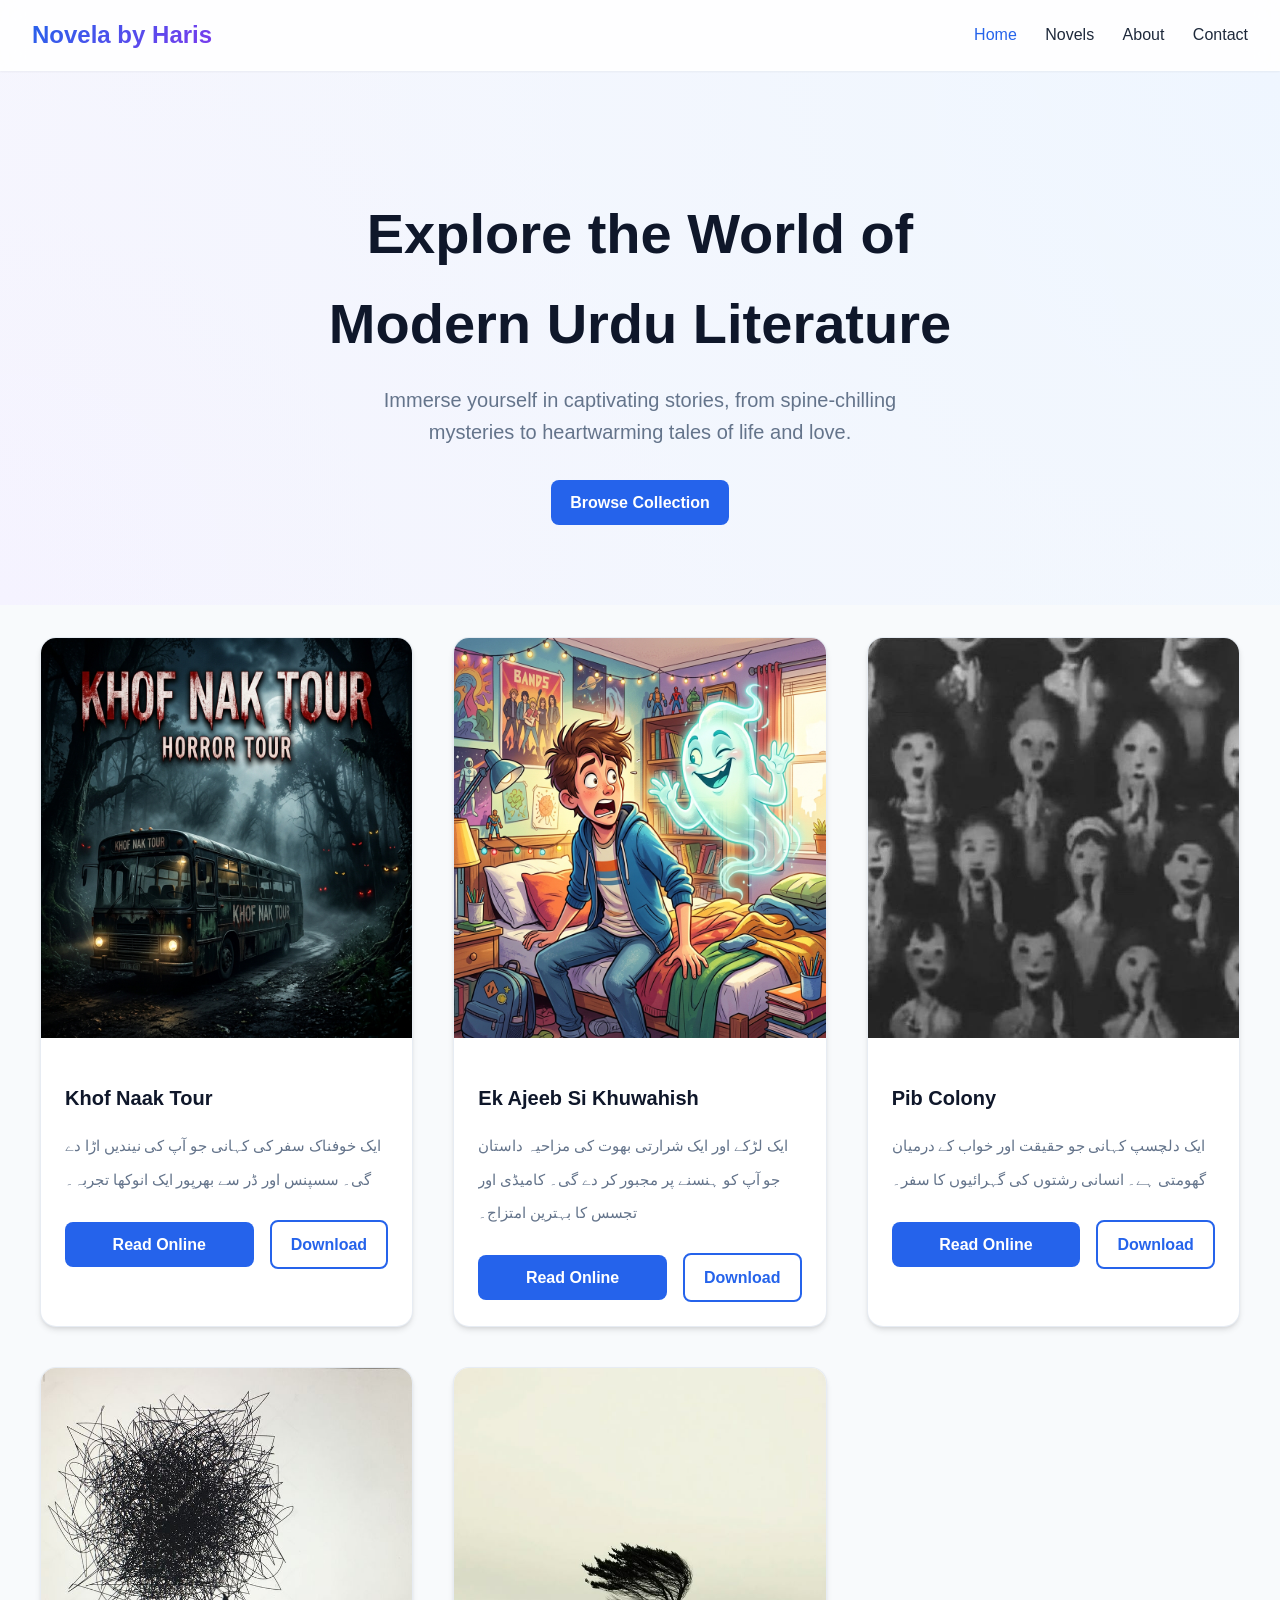
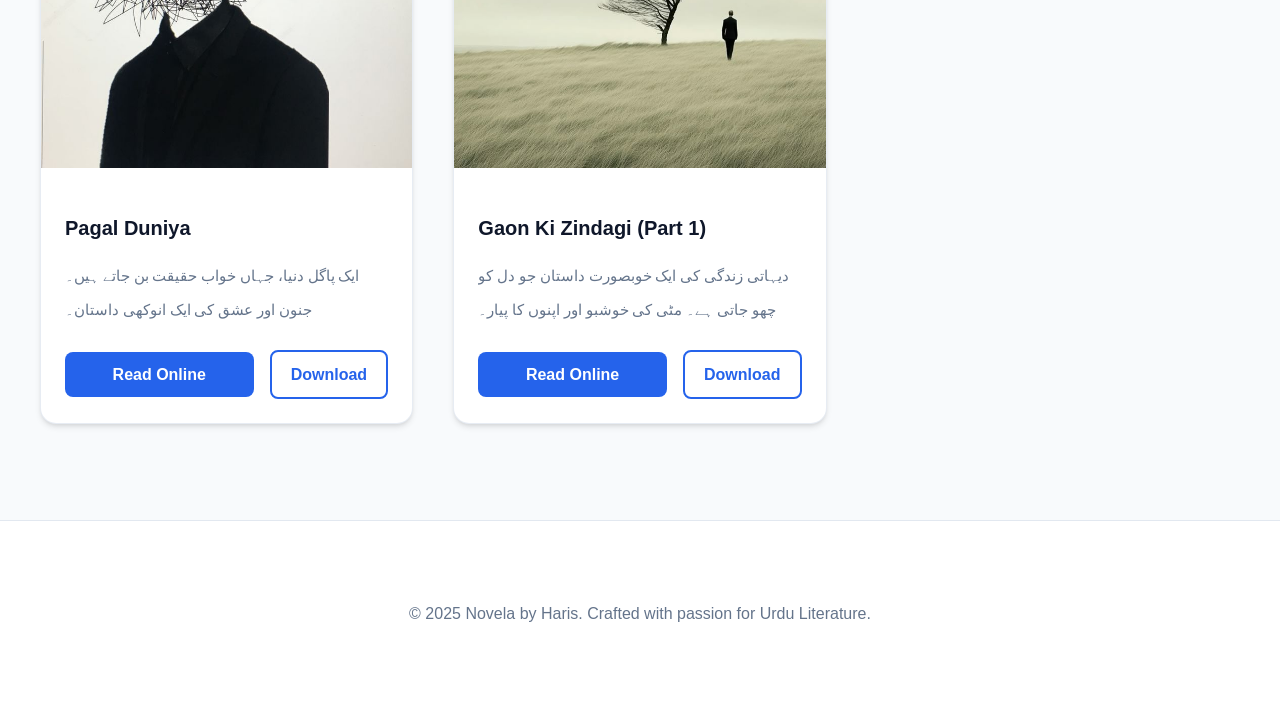
<file: index.html>
<!DOCTYPE html>
<html lang="en">
<head>
  <meta charset="UTF-8" />
  <meta name="viewport" content="width=device-width, initial-scale=1.0" />
  <title>Novela by Haris | Premium Urdu Novels</title>
  <link rel="stylesheet" href="globals.css">
</head>
<body>

  <!-- Navbar -->
  <nav class="navbar">
    <a href="index.html" class="nav-logo">Novela by Haris</a>
    <div class="nav-links">
      <a href="index.html" class="active">Home</a>
      <a href="novels.html">Novels</a>
      <a href="about.html">About</a>
      <a href="contact.html">Contact</a>
    </div>
  </nav>

  <!-- Hero -->
  <header class="hero">
    <h1>Explore the World of <br>Modern Urdu Literature</h1>
    <p>Immerse yourself in captivating stories, from spine-chilling mysteries to heartwarming tales of life and love.</p>
    <a href="novels.html" class="btn btn-primary" style="max-width: 200px; margin: 0 auto;">Browse Collection</a>
  </header>

  <!-- Featured Novels -->
  <section class="py-16">
    <div class="novel-grid">
      
      <!-- New Novel: Khof Naak Tour -->
      <div class="novel-card">
        <div class="card-image-wrapper">
          <img src="khof_naak_tour.png" alt="Khof Naak Tour">
        </div>
        <div class="card-content">
          <h3 class="card-title">Khof Naak Tour</h3>
          <p class="card-description urdu-text">ایک خوفناک سفر کی کہانی جو آپ کی نیندیں اڑا دے گی۔ سسپنس اور ڈر سے بھرپور ایک انوکھا تجربہ۔</p>
          <div class="card-actions">
            <a href="خوفناک ٹور.pdf" target="_blank" class="btn btn-primary">Read Online</a>
            <a href="خوفناک ٹور.pdf" download class="btn btn-outline">Download</a>
          </div>
        </div>
      </div>

      <!-- New Novel: Ek Ajeeb Si Khuwahish -->
      <div class="novel-card">
        <div class="card-image-wrapper">
          <img src="ek_ajeeb_si_khuwahish.png" alt="Ek Ajeeb Si Khuwahish">
        </div>
        <div class="card-content">
          <h3 class="card-title">Ek Ajeeb Si Khuwahish</h3>
          <p class="card-description urdu-text">ایک لڑکے اور ایک شرارتی بھوت کی مزاحیہ داستان جو آپ کو ہنسنے پر مجبور کر دے گی۔ کامیڈی اور تجسس کا بہترین امتزاج۔</p>
          <div class="card-actions">
            <a href="ایک عجیب خواہش.pdf" target="_blank" class="btn btn-primary">Read Online</a>
            <a href="ایک عجیب خواہش.pdf" download class="btn btn-outline">Download</a>
          </div>
        </div>
      </div>

      <!-- Existing Novel: Pib Colony -->
      <div class="novel-card">
        <div class="card-image-wrapper">
          <img src="pib colony.jpeg" alt="Pib Colony">
        </div>
        <div class="card-content">
          <h3 class="card-title">Pib Colony</h3>
          <p class="card-description urdu-text">ایک دلچسپ کہانی جو حقیقت اور خواب کے درمیان گھومتی ہے۔ انسانی رشتوں کی گہرائیوں کا سفر۔</p>
          <div class="card-actions">
            <a href="pib_colony.pdf" target="_blank" class="btn btn-primary">Read Online</a>
            <a href="pib_colony.pdf" download class="btn btn-outline">Download</a>
          </div>
        </div>
      </div>

      <!-- Existing Novel: Pagal Duniya -->
      <div class="novel-card">
        <div class="card-image-wrapper">
          <img src="pagal duniya.jpeg" alt="Pagal Duniya">
        </div>
        <div class="card-content">
          <h3 class="card-title">Pagal Duniya</h3>
          <p class="card-description urdu-text">ایک پاگل دنیا، جہاں خواب حقیقت بن جاتے ہیں۔ جنون اور عشق کی ایک انوکھی داستان۔</p>
          <div class="card-actions">
            <a href="pagal duniya.pdf" target="_blank" class="btn btn-primary">Read Online</a>
            <a href="pagal duniya.pdf" download class="btn btn-outline">Download</a>
          </div>
        </div>
      </div>

      <!-- Existing Novel: Gaon Ki Zindagi -->
      <div class="novel-card">
        <div class="card-image-wrapper">
          <img src="pahla hissa gaon ki zindagi.jpeg" alt="Gaon Ki Zindagi">
        </div>
        <div class="card-content">
          <h3 class="card-title">Gaon Ki Zindagi (Part 1)</h3>
          <p class="card-description urdu-text">دیہاتی زندگی کی ایک خوبصورت داستان جو دل کو چھو جاتی ہے۔ مٹی کی خوشبو اور اپنوں کا پیار۔</p>
          <div class="card-actions">
            <a href="pahla hissa gaon ki zindagi.pdf" target="_blank" class="btn btn-primary">Read Online</a>
            <a href="pahla hissa gaon ki zindagi.pdf" download class="btn btn-outline">Download</a>
          </div>
        </div>
      </div>

    </div>
  </section>

  <!-- Footer -->
  <footer>
    <p>&copy; 2025 Novela by Haris. Crafted with passion for Urdu Literature.</p>
  </footer>

</body>
</html>
</file>
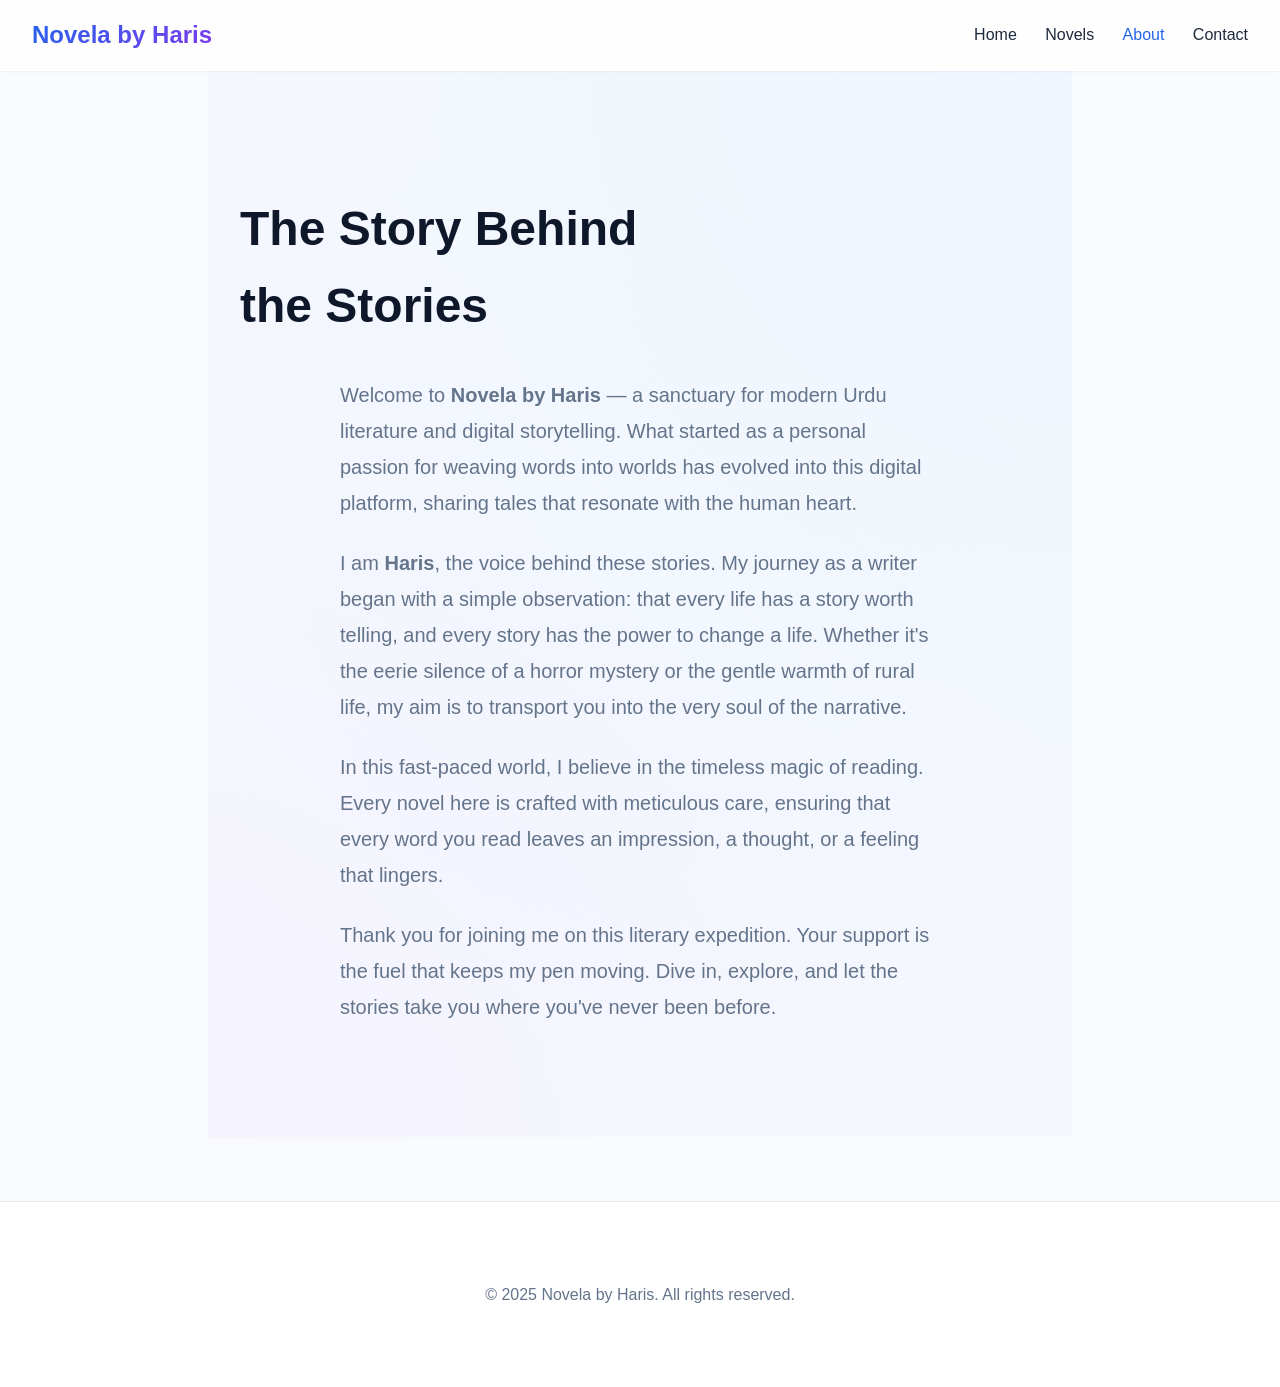
<file: about.html>
<!DOCTYPE html>
<html lang="en">
<head>
  <meta charset="UTF-8" />
  <meta name="viewport" content="width=device-width, initial-scale=1.0" />
  <title>About Us | Novela by Haris</title>
  <link rel="stylesheet" href="globals.css">
</head>
<body>

  <!-- Navbar -->
  <nav class="navbar">
    <a href="index.html" class="nav-logo">Novela by Haris</a>
    <div class="nav-links">
      <a href="index.html">Home</a>
      <a href="novels.html">Novels</a>
      <a href="about.html" class="active">About</a>
      <a href="contact.html">Contact</a>
    </div>
  </nav>

  <!-- About Content -->
  <section class="hero" style="padding: 5rem 2rem; max-width: 800px; margin: 0 auto; text-align: left;">
    <h1 style="font-size: 3rem; margin-bottom: 2rem;">The Story Behind <br>the Stories</h1>
    
    <div style="font-size: 1.15rem; color: var(--text-muted); line-height: 1.8;">
      <p style="margin-bottom: 1.5rem;">
        Welcome to <strong>Novela by Haris</strong> — a sanctuary for modern Urdu literature and digital storytelling. 
        What started as a personal passion for weaving words into worlds has evolved into this digital platform, 
        sharing tales that resonate with the human heart.
      </p>
      
      <p style="margin-bottom: 1.5rem;">
        I am <strong>Haris</strong>, the voice behind these stories. My journey as a writer began with a simple observation: 
        that every life has a story worth telling, and every story has the power to change a life. 
        Whether it's the eerie silence of a horror mystery or the gentle warmth of rural life, 
        my aim is to transport you into the very soul of the narrative.
      </p>

      <p style="margin-bottom: 1.5rem;">
        In this fast-paced world, I believe in the timeless magic of reading. 
        Every novel here is crafted with meticulous care, ensuring that every word you read 
        leaves an impression, a thought, or a feeling that lingers.
      </p>

      <p>
        Thank you for joining me on this literary expedition. Your support is the fuel that keeps my pen moving. 
        Dive in, explore, and let the stories take you where you've never been before.
      </p>
    </div>
  </section>

  <!-- Footer -->
  <footer>
    <p>&copy; 2025 Novela by Haris. All rights reserved.</p>
  </footer>

</body>
</html>
</file>
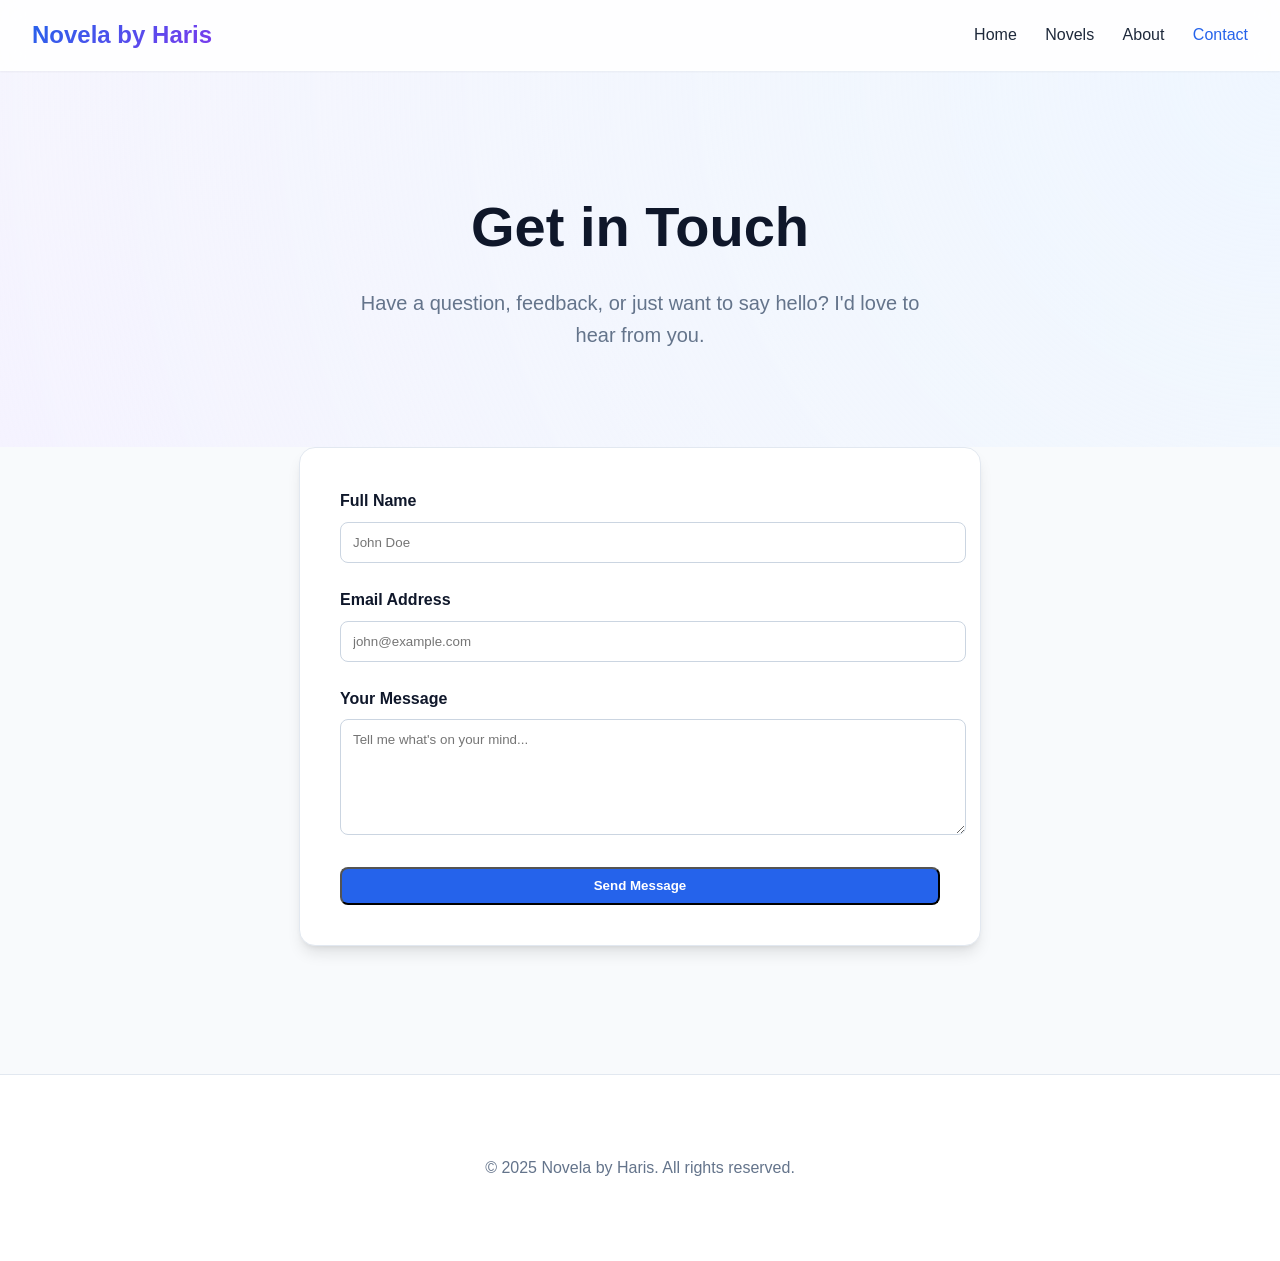
<file: contact.html>
<!DOCTYPE html>
<html lang="en">
<head>
  <meta charset="UTF-8" />
  <meta name="viewport" content="width=device-width, initial-scale=1.0" />
  <title>Contact Us | Novela by Haris</title>
  <link rel="stylesheet" href="globals.css">
  <style>
    .contact-form {
      max-width: 600px;
      margin: 0 auto;
      background: white;
      padding: 2.5rem;
      border-radius: var(--radius);
      box-shadow: var(--shadow-lg);
      border: 1px solid #e2e8f0;
    }
    .form-group {
      margin-bottom: 1.5rem;
    }
    .form-group label {
      display: block;
      margin-bottom: 0.5rem;
      font-weight: 600;
      color: #0f172a;
    }
    .form-group input, .form-group textarea {
      width: 100%;
      padding: 0.75rem;
      border: 1px solid #cbd5e1;
      border-radius: 0.5rem;
      font-family: inherit;
      transition: border-color 0.2s;
    }
    .form-group input:focus, .form-group textarea:focus {
      outline: none;
      border-color: var(--primary);
      box-shadow: 0 0 0 3px rgba(37, 99, 235, 0.1);
    }
  </style>
</head>
<body>

  <!-- Navbar -->
  <nav class="navbar">
    <a href="index.html" class="nav-logo">Novela by Haris</a>
    <div class="nav-links">
      <a href="index.html">Home</a>
      <a href="novels.html">Novels</a>
      <a href="about.html">About</a>
      <a href="contact.html" class="active">Contact</a>
    </div>
  </nav>

  <section class="hero" style="padding: 4rem 2rem;">
    <h1>Get in Touch</h1>
    <p>Have a question, feedback, or just want to say hello? I'd love to hear from you.</p>
  </section>

  <section style="padding: 0 2rem 4rem;">
    <form action="https://formsubmit.co/harisrahat95@gmail.com" method="POST" class="contact-form">
      <input type="hidden" name="_next" value="https://yourdomain.com/thankyou.html">
      <input type="hidden" name="_captcha" value="false">

      <div class="form-group">
        <label for="name">Full Name</label>
        <input type="text" id="name" name="name" placeholder="John Doe" required>
      </div>

      <div class="form-group">
        <label for="email">Email Address</label>
        <input type="email" id="email" name="email" placeholder="john@example.com" required>
      </div>

      <div class="form-group">
        <label for="message">Your Message</label>
        <textarea id="message" name="message" rows="6" placeholder="Tell me what's on your mind..." required></textarea>
      </div>

      <button type="submit" class="btn btn-primary" style="width: 100%;">Send Message</button>
    </form>
  </section>

  <!-- Footer -->
  <footer>
    <p>&copy; 2025 Novela by Haris. All rights reserved.</p>
  </footer>

</body>
</html>
</file>
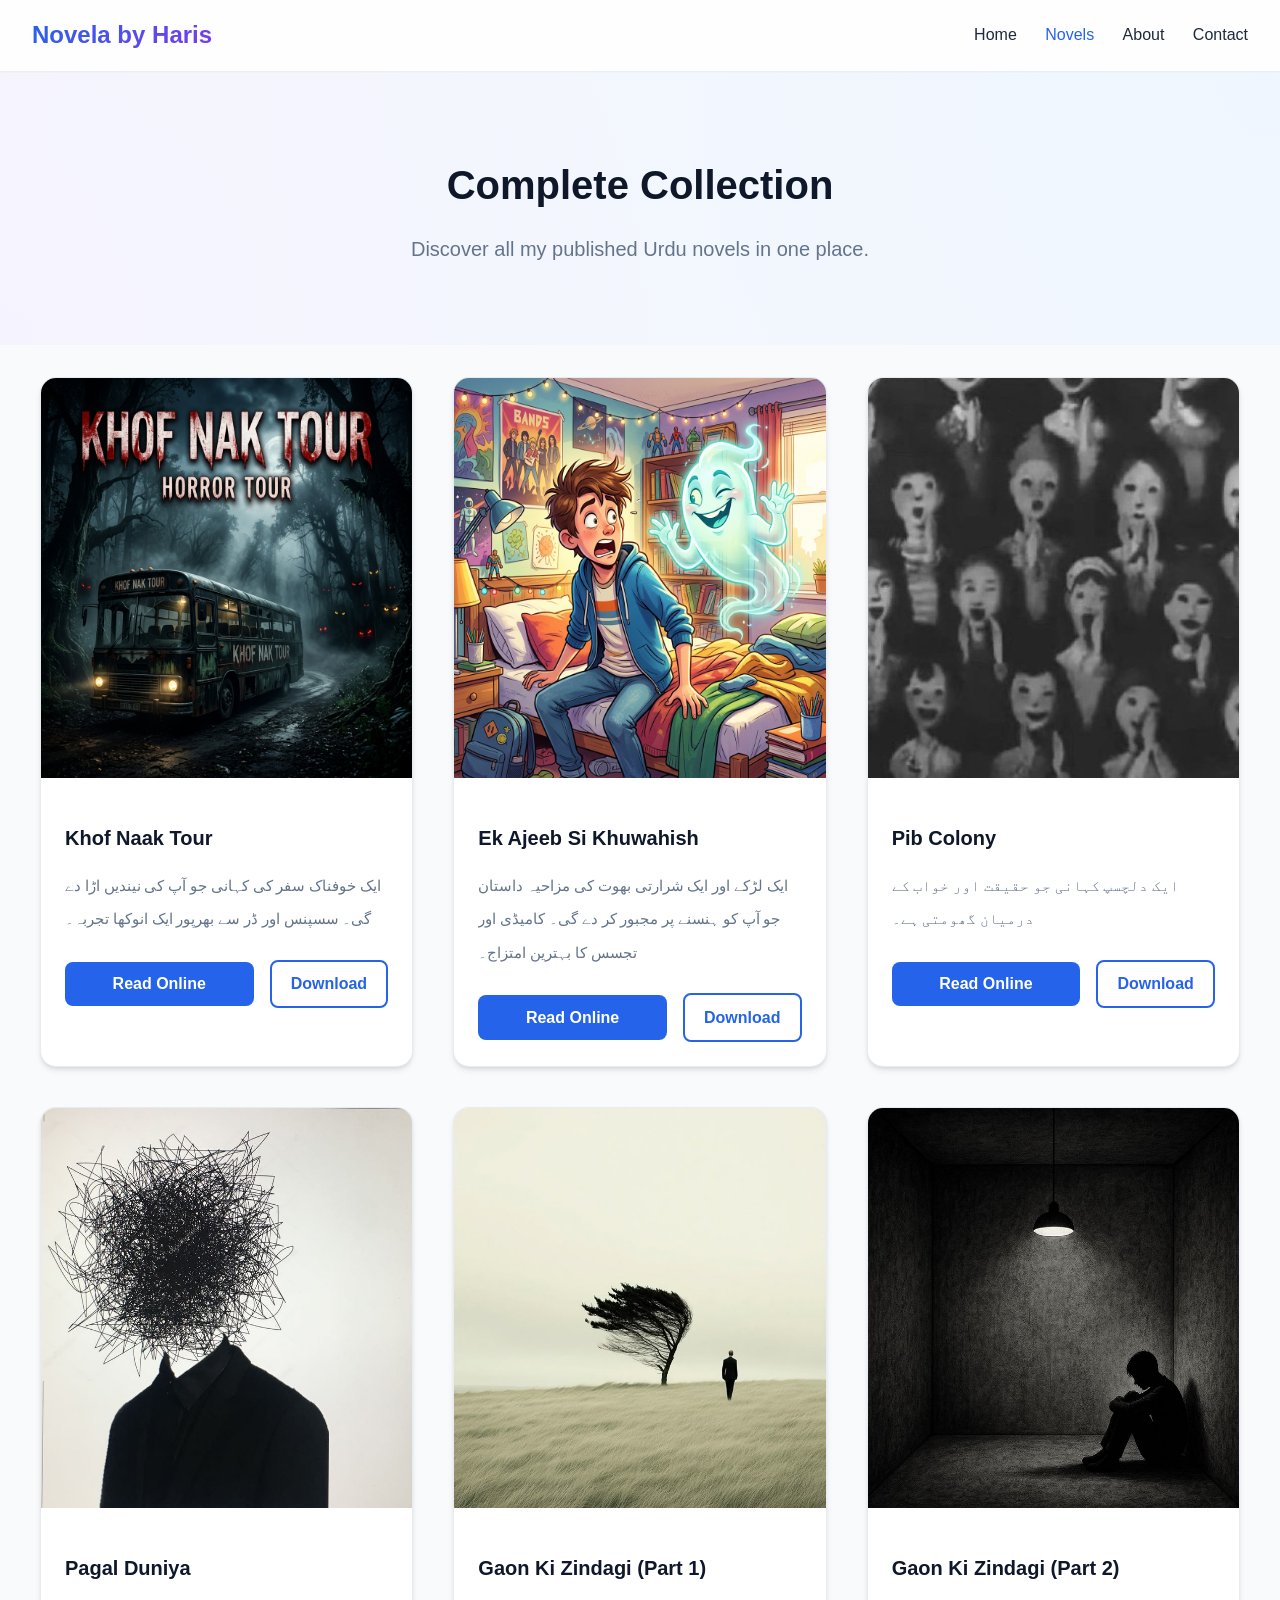
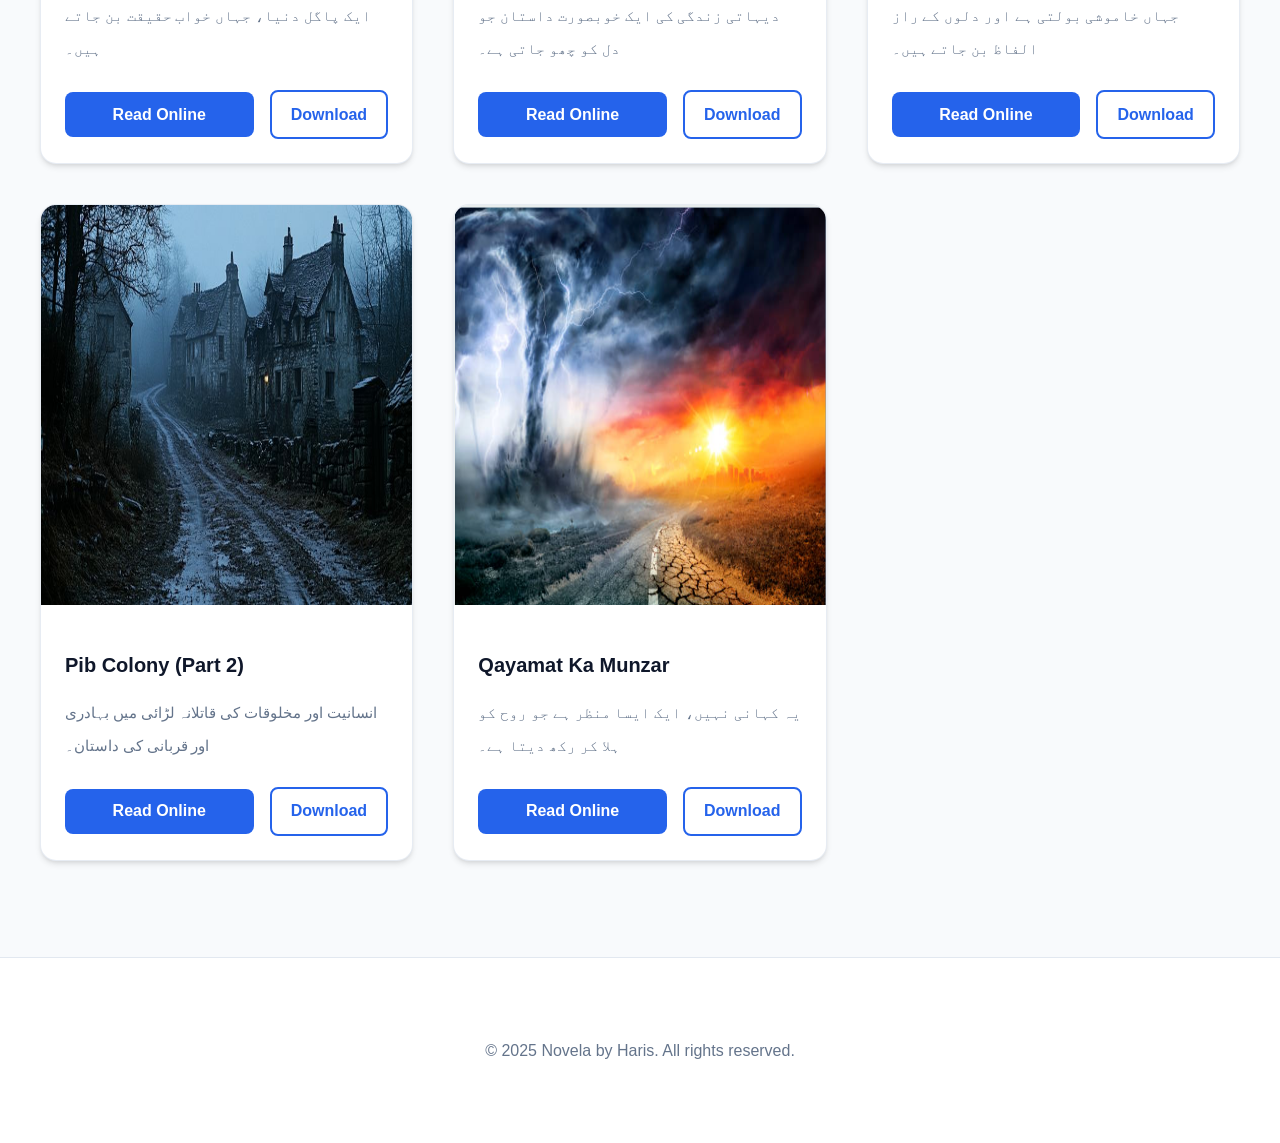
<file: novels.html>
<!DOCTYPE html>
<html lang="en">
<head>
  <meta charset="UTF-8">
  <meta name="viewport" content="width=device-width, initial-scale=1.0">
  <title>All Novels | Novela by Haris</title>
  <link rel="stylesheet" href="globals.css">
</head>
<body>

  <!-- Navbar -->
  <nav class="navbar">
    <a href="index.html" class="nav-logo">Novela by Haris</a>
    <div class="nav-links">
      <a href="index.html">Home</a>
      <a href="novels.html" class="active">Novels</a>
      <a href="about.html">About</a>
      <a href="contact.html">Contact</a>
    </div>
  </nav>

  <section class="hero" style="padding: 3rem 2rem;">
    <h1 style="font-size: 2.5rem;">Complete Collection</h1>
    <p>Discover all my published Urdu novels in one place.</p>
  </section>

  <section>
    <div class="novel-grid">
      
      <!-- Novel: Khof Naak Tour -->
      <div class="novel-card">
        <div class="card-image-wrapper">
          <img src="khof_naak_tour.png" alt="Khof Naak Tour">
        </div>
        <div class="card-content">
          <h3 class="card-title">Khof Naak Tour</h3>
          <p class="card-description urdu-text">ایک خوفناک سفر کی کہانی جو آپ کی نیندیں اڑا دے گی۔ سسپنس اور ڈر سے بھرپور ایک انوکھا تجربہ۔</p>
          <div class="card-actions">
            <a href="خوفناک ٹور.pdf" target="_blank" class="btn btn-primary">Read Online</a>
            <a href="خوفناک ٹور.pdf" download class="btn btn-outline">Download</a>
          </div>
        </div>
      </div>

      <!-- Novel: Ek Ajeeb Si Khuwahish -->
      <div class="novel-card">
        <div class="card-image-wrapper">
          <img src="ek_ajeeb_si_khuwahish.png" alt="Ek Ajeeb Si Khuwahish">
        </div>
        <div class="card-content">
          <h3 class="card-title">Ek Ajeeb Si Khuwahish</h3>
          <p class="card-description urdu-text">ایک لڑکے اور ایک شرارتی بھوت کی مزاحیہ داستان جو آپ کو ہنسنے پر مجبور کر دے گی۔ کامیڈی اور تجسس کا بہترین امتزاج۔</p>
          <div class="card-actions">
            <a href="ایک عجیب خواہش.pdf" target="_blank" class="btn btn-primary">Read Online</a>
            <a href="ایک عجیب خواہش.pdf" download class="btn btn-outline">Download</a>
          </div>
        </div>
      </div>

      <!-- Novel: Pib Colony -->
      <div class="novel-card">
        <div class="card-image-wrapper">
          <img src="pib colony.jpeg" alt="Pib Colony">
        </div>
        <div class="card-content">
          <h3 class="card-title">Pib Colony</h3>
          <p class="card-description urdu-text">ایک دلچسپ کہانی جو حقیقت اور خواب کے درمیان گھومتی ہے۔</p>
          <div class="card-actions">
            <a href="pib_colony.pdf" target="_blank" class="btn btn-primary">Read Online</a>
            <a href="pib_colony.pdf" download class="btn btn-outline">Download</a>
          </div>
        </div>
      </div>

      <!-- Novel: Pagal Duniya -->
      <div class="novel-card">
        <div class="card-image-wrapper">
          <img src="pagal duniya.jpeg" alt="Pagal Duniya">
        </div>
        <div class="card-content">
          <h3 class="card-title">Pagal Duniya</h3>
          <p class="card-description urdu-text">ایک پاگل دنیا، جہاں خواب حقیقت بن جاتے ہیں۔</p>
          <div class="card-actions">
            <a href="pagal duniya.pdf" target="_blank" class="btn btn-primary">Read Online</a>
            <a href="pagal duniya.pdf" download class="btn btn-outline">Download</a>
          </div>
        </div>
      </div>

      <!-- Novel: Gaon Ki Zindagi Part 1 -->
      <div class="novel-card">
        <div class="card-image-wrapper">
          <img src="pahla hissa gaon ki zindagi.jpeg" alt="Gaon Ki Zindagi 1">
        </div>
        <div class="card-content">
          <h3 class="card-title">Gaon Ki Zindagi (Part 1)</h3>
          <p class="card-description urdu-text">دیہاتی زندگی کی ایک خوبصورت داستان جو دل کو چھو جاتی ہے۔</p>
          <div class="card-actions">
            <a href="pahla hissa gaon ki zindagi.pdf" target="_blank" class="btn btn-primary">Read Online</a>
            <a href="pahla hissa gaon ki zindagi.pdf" download class="btn btn-outline">Download</a>
          </div>
        </div>
      </div>

      <!-- Novel: Gaon Ki Zindagi Part 2 -->
      <div class="novel-card">
        <div class="card-image-wrapper">
          <img src="dosra hissa gaon ki zindagi.jpeg" alt="Gaon Ki Zindagi 2">
        </div>
        <div class="card-content">
          <h3 class="card-title">Gaon Ki Zindagi (Part 2)</h3>
          <p class="card-description urdu-text">جہاں خاموشی بولتی ہے اور دلوں کے راز الفاظ بن جاتے ہیں۔</p>
          <div class="card-actions">
            <a href="dosra hissa gaon ki zindagi.pdf" target="_blank" class="btn btn-primary">Read Online</a>
            <a href="dosra hissa gaon ki zindagi.pdf" download class="btn btn-outline">Download</a>
          </div>
        </div>
      </div>

      <!-- Novel: Pib Colony Part 2 -->
      <div class="novel-card">
        <div class="card-image-wrapper">
          <img src="pib colony (part 2).jpeg" alt="Pib Colony Part 2">
        </div>
        <div class="card-content">
          <h3 class="card-title">Pib Colony (Part 2)</h3>
          <p class="card-description urdu-text">انسانیت اور مخلوقات کی قاتلانہ لڑائی میں بہادری اور قربانی کی داستان۔</p>
          <div class="card-actions">
            <a href="pib colony (part 2).pdf" target="_blank" class="btn btn-primary">Read Online</a>
            <a href="pib colony (part 2).pdf" download class="btn btn-outline">Download</a>
          </div>
        </div>
      </div>

      <!-- Novel: Qayamat Ka Munzar -->
      <div class="novel-card">
        <div class="card-image-wrapper">
          <img src="qayat ka munzar.png" alt="Qayamat Ka Munzar">
        </div>
        <div class="card-content">
          <h3 class="card-title">Qayamat Ka Munzar</h3>
          <p class="card-description urdu-text">یہ کہانی نہیں، ایک ایسا منظر ہے جو روح کو ہلا کر رکھ دیتا ہے۔</p>
          <div class="card-actions">
            <a href="qayamat kheez lahar.pdf" target="_blank" class="btn btn-primary">Read Online</a>
            <a href="qayamat kheez lahar.pdf" download class="btn btn-outline">Download</a>
          </div>
        </div>
      </div>

    </div>
  </section>

  <!-- Footer -->
  <footer>
    <p>&copy; 2025 Novela by Haris. All rights reserved.</p>
  </footer>

</body>
</html>
</file>
<file: globals.css>
:root {
  --primary: #2563eb;
  --primary-hover: #1d4ed8;
  --secondary: #64748b;
  --accent: #f59e0b;
  --background: #f8fafc;
  --card-bg: #ffffff;
  --text-main: #1e293b;
  --text-muted: #64748b;
  --shadow-sm: 0 1px 2px 0 rgb(0 0 0 / 0.05);
  --shadow: 0 4px 6px -1px rgb(0 0 0 / 0.1), 0 2px 4px -2px rgb(0 0 0 / 0.1);
  --shadow-lg: 0 10px 15px -3px rgb(0 0 0 / 0.1), 0 4px 6px -4px rgb(0 0 0 / 0.1);
  --radius: 1rem;
}

@import url('https://fonts.googleapis.com/css2?family=Inter:wght@300;400;500;600;700&family=Noto+Nastaliq+Urdu:wght@400;700&display=swap');

body {
  font-family: 'Inter', sans-serif;
  background-color: var(--background);
  color: var(--text-main);
  line-height: 1.6;
  margin: 0;
  overflow-x: hidden;
}

.urdu-text {
  font-family: 'Noto Nastaliq Urdu', serif;
  line-height: 2.2;
}

/* Glassmorphism Navbar */
.navbar {
  position: sticky;
  top: 0;
  z-index: 1000;
  background: rgba(255, 255, 255, 0.8);
  backdrop-filter: blur(12px);
  -webkit-backdrop-filter: blur(12px);
  border-bottom: 1px solid rgba(255, 255, 255, 0.3);
  padding: 1rem 2rem;
  display: flex;
  justify-content: space-between;
  align-items: center;
  box-shadow: var(--shadow-sm);
}

.nav-logo {
  font-size: 1.5rem;
  font-weight: 700;
  color: var(--primary);
  text-decoration: none;
  background: linear-gradient(135deg, #2563eb, #7c3aed);
  -webkit-background-clip: text;
  -webkit-text-fill-color: transparent;
}

.nav-links a {
  margin-left: 1.5rem;
  text-decoration: none;
  color: var(--text-main);
  font-weight: 500;
  transition: color 0.3s ease;
}

.nav-links a:hover, .nav-links a.active {
  color: var(--primary);
}

/* Hero Section */
.hero {
  padding: 5rem 2rem;
  text-align: center;
  background: radial-gradient(circle at top right, #eff6ff, transparent),
              radial-gradient(circle at bottom left, #f5f3ff, transparent);
}

.hero h1 {
  font-size: 3.5rem;
  font-weight: 800;
  margin-bottom: 1rem;
  color: #0f172a;
}

.hero p {
  font-size: 1.25rem;
  color: var(--text-muted);
  max-width: 600px;
  margin: 0 auto 2rem;
}

/* Novel Cards */
.novel-grid {
  display: grid;
  grid-template-columns: repeat(auto-fill, minmax(300px, 1fr));
  gap: 2.5rem;
  max-width: 1200px;
  margin: 0 auto;
  padding: 2rem;
}

.novel-card {
  background: var(--card-bg);
  border-radius: var(--radius);
  overflow: hidden;
  box-shadow: var(--shadow);
  transition: all 0.4s cubic-bezier(0.4, 0, 0.2, 1);
  border: 1px solid rgba(226, 232, 240, 0.8);
  position: relative;
}

.novel-card:hover {
  transform: translateY(-10px);
  box-shadow: var(--shadow-lg);
}

.card-image-wrapper {
  position: relative;
  height: 400px;
  overflow: hidden;
}

.novel-card img {
  width: 100%;
  height: 100%;
  object-cover: cover;
  transition: transform 0.5s ease;
}

.novel-card:hover img {
  transform: scale(1.05);
}

.card-content {
  padding: 1.5rem;
}

.card-title {
  font-size: 1.25rem;
  font-weight: 700;
  margin-bottom: 0.75rem;
  color: #0f172a;
}

.card-description {
  color: var(--text-muted);
  font-size: 0.95rem;
  margin-bottom: 1.5rem;
  display: -webkit-box;
  -webkit-line-clamp: 3;
  -webkit-box-orient: vertical;
  overflow: hidden;
}

.card-actions {
  display: flex;
  gap: 1rem;
  align-items: center;
}

.btn {
  padding: 0.6rem 1.2rem;
  border-radius: 0.5rem;
  font-weight: 600;
  text-decoration: none;
  transition: all 0.2s ease;
  cursor: pointer;
  display: inline-flex;
  align-items: center;
  justify-content: center;
}

.btn-primary {
  background: var(--primary);
  color: white;
  flex: 1;
}

.btn-primary:hover {
  background: var(--primary-hover);
  box-shadow: 0 4px 12px rgba(37, 99, 235, 0.3);
}

.btn-outline {
  border: 2px solid var(--primary);
  color: var(--primary);
}

.btn-outline:hover {
  background: rgba(37, 99, 235, 0.05);
}

/* Footer */
footer {
  padding: 4rem 2rem;
  text-align: center;
  background: white;
  border-top: 1px solid #e2e8f0;
  margin-top: 4rem;
}

footer p {
  color: var(--text-muted);
}

/* Animations */
@keyframes fadeIn {
  from { opacity: 0; transform: translateY(20px); }
  to { opacity: 1; transform: translateY(0); }
}

.novel-card {
  animation: fadeIn 0.6s ease out forwards;
}
</file>
